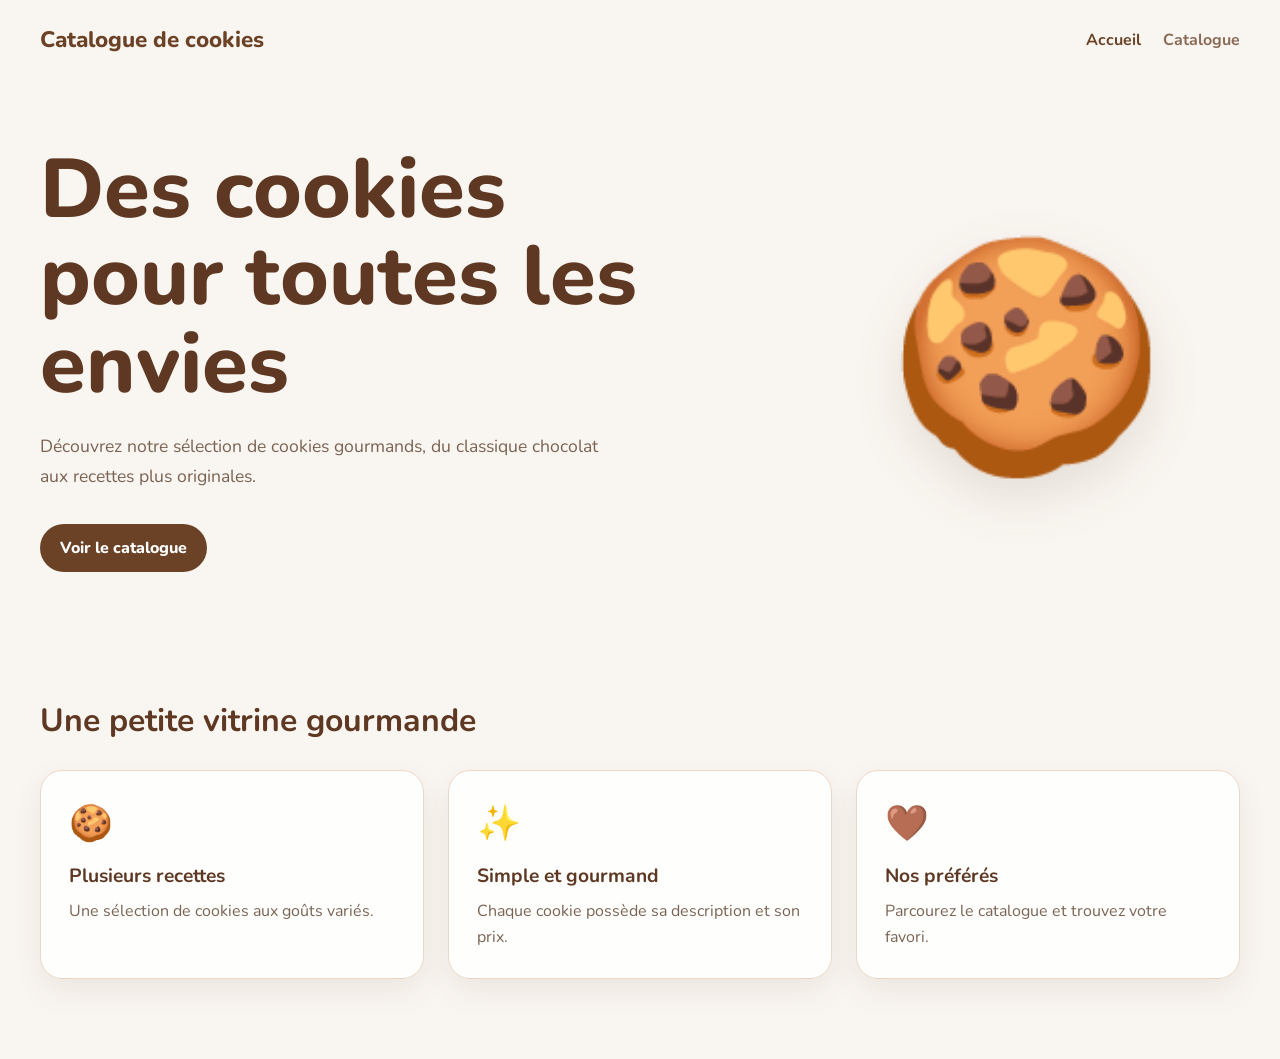
<file: front/index.html>
<!DOCTYPE html>
<html lang="fr">
<head>
    <meta charset="UTF-8">
    <meta name="viewport" content="width=device-width, initial-scale=1.0">

    <title>Catalogue de cookies</title>

    <link rel="preconnect" href="https://fonts.googleapis.com">
    <link rel="preconnect" href="https://fonts.gstatic.com" crossorigin>
    <link
        href="https://fonts.googleapis.com/css2?family=Nunito:wght@400;600;700;800&display=swap"
        rel="stylesheet"
    >

    <link rel="stylesheet" href="style.css">
</head>

<body>
    <header class="site-header">
        <a href="index.html" class="logo">Catalogue de cookies</a>

        <nav>
            <a href="index.html" class="active">Accueil</a>
            <a href="catalogue.html">Catalogue</a>
        </nav>
    </header>

    <main>
        <section class="hero-home">
            <div class="hero-content">

                <h1>Des cookies pour toutes les envies</h1>

                <p>
                    Découvrez notre sélection de cookies gourmands,
                    du classique chocolat aux recettes plus originales.
                </p>

                <a href="catalogue.html" class="primary-button">
                    Voir le catalogue
                </a>
            </div>

            <div class="hero-cookie">
                🍪
            </div>
        </section>

        <section class="home-section">
            <div class="home-section-title">
                <h2>Une petite vitrine gourmande</h2>
            </div>

            <div class="home-features">
                <article class="feature-card">
                    <span class="feature-icon">🍪</span>
                    <h3>Plusieurs recettes</h3>
                    <p>
                        Une sélection de cookies aux goûts variés.
                    </p>
                </article>

                <article class="feature-card">
                    <span class="feature-icon">✨</span>
                    <h3>Simple et gourmand</h3>
                    <p>
                        Chaque cookie possède sa description et son prix.
                    </p>
                </article>

                <article class="feature-card">
                    <span class="feature-icon">🤎</span>
                    <h3>Nos préférés</h3>
                    <p>
                        Parcourez le catalogue et trouvez votre favori.
                    </p>
                </article>
            </div>
        </section>
    </main>
</body>
</html>
</file>
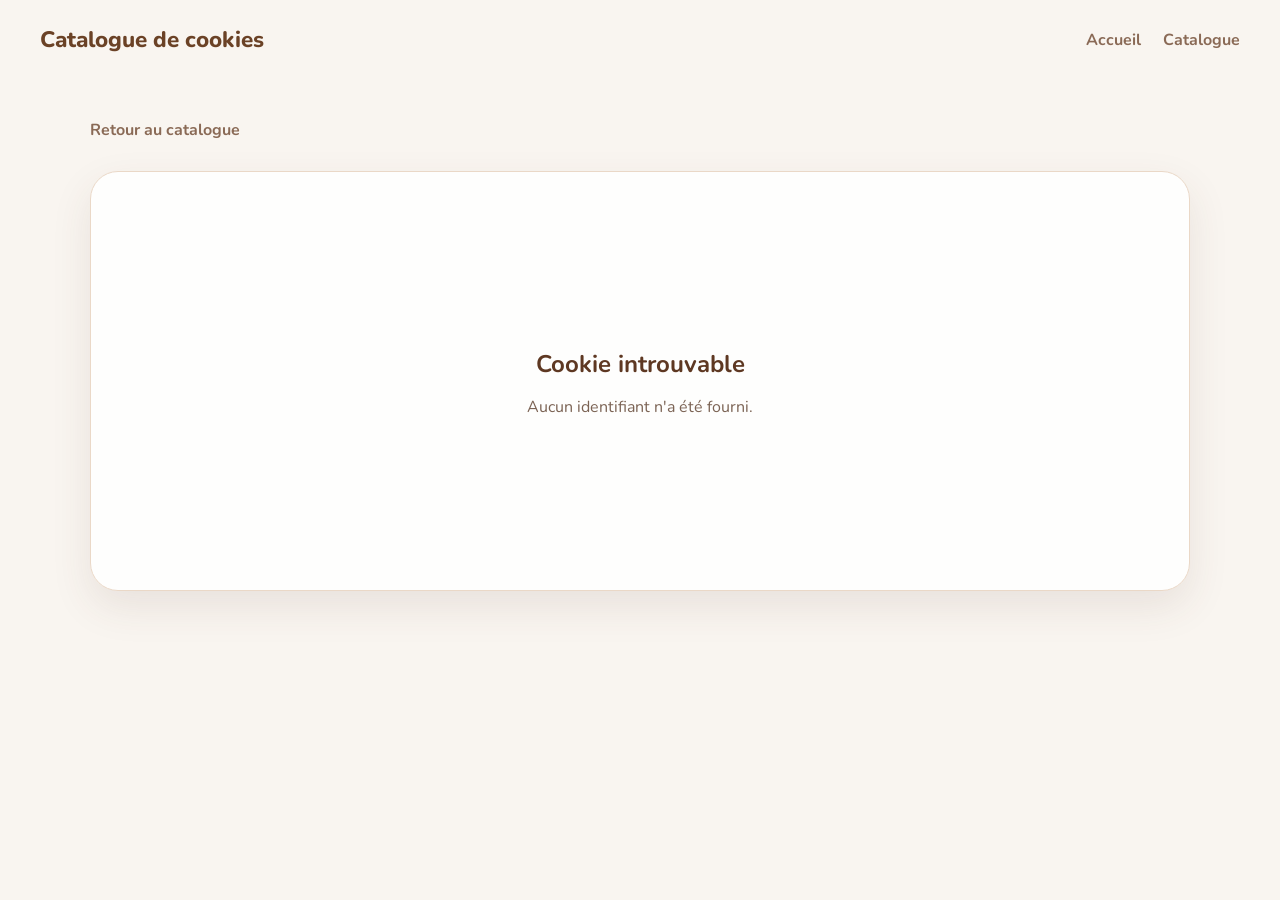
<file: front/cookie.html>
<!DOCTYPE html>
<html lang="fr">
<head>
    <meta charset="UTF-8">
    <meta name="viewport" content="width=device-width, initial-scale=1.0">

    <title>Détail du cookie</title>

    <link rel="preconnect" href="https://fonts.googleapis.com">
    <link rel="preconnect" href="https://fonts.gstatic.com" crossorigin>
    <link
        href="https://fonts.googleapis.com/css2?family=Nunito:wght@400;600;700;800&display=swap"
        rel="stylesheet"
    >

    <link rel="stylesheet" href="style.css">
</head>

<body>
    <header class="site-header">
        <a href="index.html" class="logo">Catalogue de cookies</a>

        <nav>
            <a href="index.html">Accueil</a>
            <a href="catalogue.html">Catalogue</a>
        </nav>
    </header>

    <main class="detail-main">
        <a href="catalogue.html" class="back-link">
            Retour au catalogue
        </a>

        <section id="cookie-detail" class="cookie-detail">
            <p>Chargement...</p>
        </section>
    </main>

    <script>
        const params = new URLSearchParams(window.location.search);
        const cookieId = params.get("id");

        const container = document.getElementById("cookie-detail");

        if (!cookieId) {
            container.innerHTML = `
                <div class="error-message">
                    <h1>Cookie introuvable</h1>
                    <p>Aucun identifiant n'a été fourni.</p>
                </div>
            `;
        } else {
            fetch(`/api/${cookieId}`)
                .then(response => {
                    if (!response.ok) {
                        throw new Error("Cookie introuvable");
                    }

                    return response.json();
                })
                .then(cookie => {
                    document.title = `${cookie.nom}`;

                    container.innerHTML = `
                        <div class="detail-visual">
                            <img src="${cookie.image}" alt="${cookie.nom}">
                        </div>

                        <div class="detail-content">
                            <span class="detail-label">Catalogue de cookies</span>

                            <h1>${cookie.nom}</h1>

                            <p class="detail-description">
                                ${cookie.description}
                            </p>

                            <span class="detail-price">
                                ${cookie.prix.toFixed(2)} €
                            </span>
                        </div>
                    `;
                })
                .catch(() => {
                    container.innerHTML = `
                        <div class="error-message">
                            <h1>Cookie introuvable</h1>
                            <p>
                                Le cookie demandé n'existe pas dans le catalogue.
                            </p>
                        </div>
                    `;
                });
        }
    </script>
</body>
</html>
</file>
<file: front/style.css>
* {
    box-sizing: border-box;
}

html {
    scroll-behavior: smooth;
}

body {
    margin: 0;
    min-height: 100vh;
    font-family: "Nunito", Arial, Helvetica, sans-serif;
    background: #f9f5f0;
    color: #4a3428;
}

a {
    color: inherit;
}

/* UI */

.site-header {
    width: min(1200px, calc(100% - 40px));
    margin: 0 auto;
    padding: 24px 0;

    display: flex;
    align-items: center;
    justify-content: space-between;
}

.logo {
    color: #6b4226;
    font-size: 1.4rem;
    font-weight: 800;
    text-decoration: none;
}

.site-header nav {
    display: flex;
    gap: 22px;
}

.site-header nav a {
    color: #8a6a56;
    font-weight: 700;
    text-decoration: none;
    transition: color 0.2s ease;
}

.site-header nav a:hover,
.site-header nav a.active {
    color: #6b4226;
}

/* UI */

.hero-home {
    width: min(1200px, calc(100% - 40px));
    margin: 30px auto 90px;

    display: grid;
    grid-template-columns: 1.25fr 0.75fr;
    align-items: center;
    gap: 60px;

    min-height: 500px;
}

.hero-content {
    max-width: 650px;
}

.hero-label {
    display: inline-block;
    margin-bottom: 18px;

    color: #9b745f;
    font-size: 0.95rem;
    font-weight: 800;
}

.hero-content h1 {
    margin: 0;

    color: #5e3822;
    font-size: clamp(3rem, 7vw, 5.2rem);
    font-weight: 800;
    line-height: 1.05;
}

.hero-content p {
    max-width: 580px;
    margin: 24px 0 32px;

    color: #7b6354;
    font-size: 1.1rem;
    line-height: 1.7;
}

.primary-button {
    display: inline-block;
    padding: 13px 20px;

    border-radius: 999px;

    background: #6b4226;
    color: white;

    font-weight: 800;
    text-decoration: none;

    transition:
        transform 0.2s ease,
        box-shadow 0.2s ease,
        background 0.2s ease;
}

.primary-button:hover {
    transform: translateY(-3px);
    background: #59351f;
    box-shadow: 0 10px 20px rgba(91, 62, 45, 0.15);
}

.hero-cookie {
    display: flex;
    align-items: center;
    justify-content: center;

    font-size: clamp(8rem, 18vw, 14rem);

    filter: drop-shadow(0 20px 25px rgba(91, 62, 45, 0.12));

    animation: cookie-float 4s ease-in-out infinite;
}

/* UI */

.home-section {
    width: min(1200px, calc(100% - 40px));
    margin: 0 auto 80px;
}

.home-section-title {
    margin-bottom: 28px;
}

.home-section-title span {
    color: #9b745f;
    font-size: 0.9rem;
    font-weight: 800;
}

.home-section-title h2 {
    margin: 6px 0 0;

    color: #5e3822;
    font-size: 2rem;
}

.home-features {
    display: grid;
    grid-template-columns: repeat(3, 1fr);
    gap: 24px;
}

.feature-card {
    background: rgba(255, 255, 255, 0.9);
    border: 1px solid #ead8c7;
    border-radius: 22px;

    padding: 28px;

    box-shadow: 0 12px 30px rgba(91, 62, 45, 0.08);

    transition:
        transform 0.25s ease,
        box-shadow 0.25s ease;
}

.feature-card:hover {
    transform: translateY(-5px);
    box-shadow: 0 18px 40px rgba(91, 62, 45, 0.14);
}

.feature-icon {
    display: block;
    margin-bottom: 16px;
    font-size: 2.2rem;
}

.feature-card h3 {
    margin: 0 0 10px;

    color: #5e3822;
    font-size: 1.2rem;
}

.feature-card p {
    margin: 0;

    color: #7b6354;
    line-height: 1.6;
}

/* UI */

.catalogue-header {
    text-align: center;
    padding: 60px 20px 40px;
}

.catalogue-label {
    display: inline-block;
    margin-bottom: 10px;

    color: #9b745f;
    font-size: 0.9rem;
    font-weight: 800;
}

.catalogue-header h1 {
    margin: 0;

    color: #6b4226;
    font-size: 3rem;
    font-weight: 800;
}

.catalogue-header p {
    max-width: 600px;
    margin: 15px auto 0;

    color: #8a6a56;
    font-size: 1.05rem;
    line-height: 1.6;
}

.catalogue-main {
    width: min(1200px, calc(100% - 40px));
    margin: 0 auto;
    padding-bottom: 70px;
}

#cookies {
    display: grid;
    grid-template-columns: repeat(3, 1fr);
    gap: 28px;
}

.catalogue-card {
    display: block;

    background: white;
    border: 1px solid #ead8c7;
    border-radius: 22px;

    overflow: hidden;

    color: #5e3822;
    text-decoration: none;

    box-shadow: 0 12px 30px rgba(91, 62, 45, 0.08);

    transition:
        transform 0.25s ease,
        box-shadow 0.25s ease;
}

.catalogue-card:hover {
    transform: translateY(-6px);
    box-shadow: 0 18px 40px rgba(91, 62, 45, 0.14);
}

.catalogue-image-wrapper {
    width: 100%;
    aspect-ratio: 4 / 3;

    overflow: hidden;

    background: #f2e7dc;
}

.catalogue-image {
    width: 100%;
    height: 100%;

    display: block;

    object-fit: cover;

    transition: transform 0.35s ease;
}

.catalogue-card:hover .catalogue-image {
    transform: scale(1.05);
}

.catalogue-card h2 {
    margin: 0;
    padding: 20px 22px;

    color: #5e3822;
    font-size: 1.2rem;
    font-weight: 800;

    white-space: nowrap;
    overflow: hidden;
    text-overflow: ellipsis;
}

/* UI */

.detail-main {
    width: min(1100px, calc(100% - 40px));
    margin: 40px auto 80px;
}

.back-link {
    display: inline-block;
    margin-bottom: 30px;

    color: #8a6a56;
    font-weight: 700;
    text-decoration: none;

    transition:
        color 0.2s ease,
        transform 0.2s ease;
}

.back-link:hover {
    color: #6b4226;
    transform: translateX(-3px);
}

.cookie-detail {
    display: grid;
    grid-template-columns: 0.8fr 1.2fr;
    align-items: center;
    gap: 60px;

    min-height: 420px;

    padding: 50px;

    background: rgba(255, 255, 255, 0.9);
    border: 1px solid #ead8c7;
    border-radius: 28px;

    box-shadow: 0 16px 40px rgba(91, 62, 45, 0.1);
}

.detail-visual {
    display: flex;
    align-items: center;
    justify-content: center;

    min-height: 300px;

    border-radius: 24px;

    background: #f7e1c6;

    overflow: hidden;
}

.detail-visual img {
    width: 100%;
    height: 100%;
    min-height: 300px;

    display: block;

    object-fit: cover;

    transition: transform 0.3s ease;
}

.cookie-detail:hover .detail-visual img {
    transform: scale(1.04);
}

.detail-content {
    display: flex;
    flex-direction: column;
    align-items: flex-start;
}

.detail-label {
    margin-bottom: 10px;

    color: #9b745f;
    font-size: 0.9rem;
    font-weight: 800;
}

.detail-content h1 {
    margin: 0;

    color: #5e3822;
    font-size: clamp(2.5rem, 5vw, 4rem);
    line-height: 1.05;
}

.detail-description {
    max-width: 550px;

    margin: 22px 0 30px;

    color: #7b6354;
    font-size: 1.1rem;
    line-height: 1.7;
}

.detail-price {
    display: inline-block;

    padding: 11px 18px;

    border-radius: 999px;

    background: #6b4226;
    color: white;

    font-size: 1.05rem;
    font-weight: 800;
}

.error-message {
    grid-column: 1 / -1;
    text-align: center;
}

.error-message h1 {
    margin-bottom: 10px;
    color: #5e3822;
}

.error-message p {
    color: #7b6354;
}

/* UI */

@keyframes cookie-float {
    0%,
    100% {
        transform: translateY(0) rotate(-4deg);
    }

    50% {
        transform: translateY(-10px) rotate(4deg);
    }
}

/* UI */

@media (max-width: 900px) {
    .hero-home {
        grid-template-columns: 1fr;
        text-align: center;
    }

    .hero-content {
        margin: 0 auto;
    }

    .hero-content p {
        margin-left: auto;
        margin-right: auto;
    }

    .hero-cookie {
        font-size: 8rem;
    }

    .home-features {
        grid-template-columns: 1fr;
    }

    #cookies {
        grid-template-columns: repeat(2, 1fr);
    }
}

@media (max-width: 800px) {
    .cookie-detail {
        grid-template-columns: 1fr;
        padding: 30px;
        gap: 30px;
    }

    .detail-visual {
        min-height: 220px;
    }

    .detail-visual img {
        min-height: 220px;
    }
}

@media (max-width: 600px) {
    .site-header {
        flex-direction: column;
        gap: 16px;
    }

    .site-header nav {
        gap: 16px;
    }

    .hero-home {
        width: min(100% - 24px, 1200px);
        margin-top: 10px;
    }

    .hero-content h1 {
        font-size: 2.8rem;
    }

    .home-section {
        width: min(100% - 24px, 1200px);
    }

    .catalogue-header {
        padding-top: 45px;
    }

    .catalogue-header h1 {
        font-size: 2.2rem;
    }

    .catalogue-main {
        width: min(100% - 24px, 1200px);
    }

    #cookies {
        grid-template-columns: 1fr;
    }

    .catalogue-card h2 {
        white-space: normal;
    }

    .detail-main {
        width: min(100% - 24px, 1100px);
    }

    .cookie-detail {
        padding: 22px;
    }

    .detail-content h1 {
        font-size: 2.2rem;
    }
}
</file>
